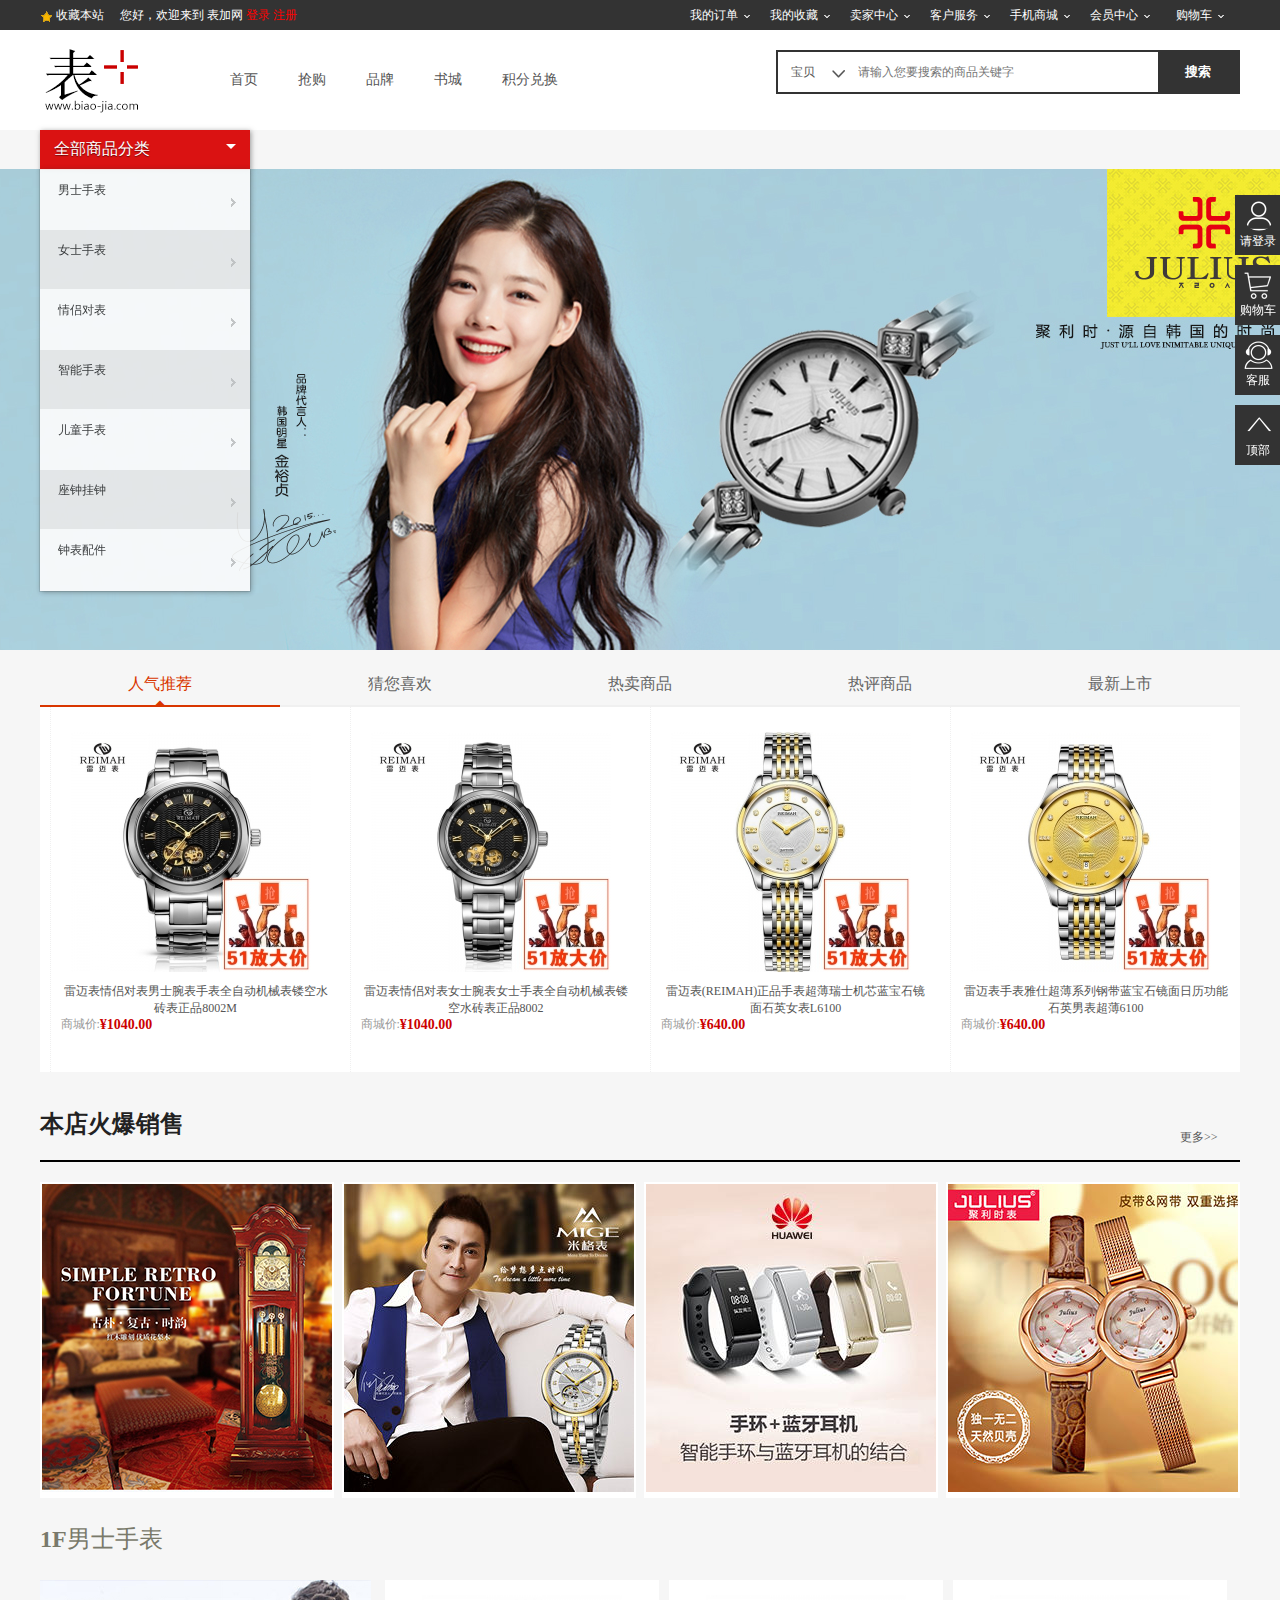
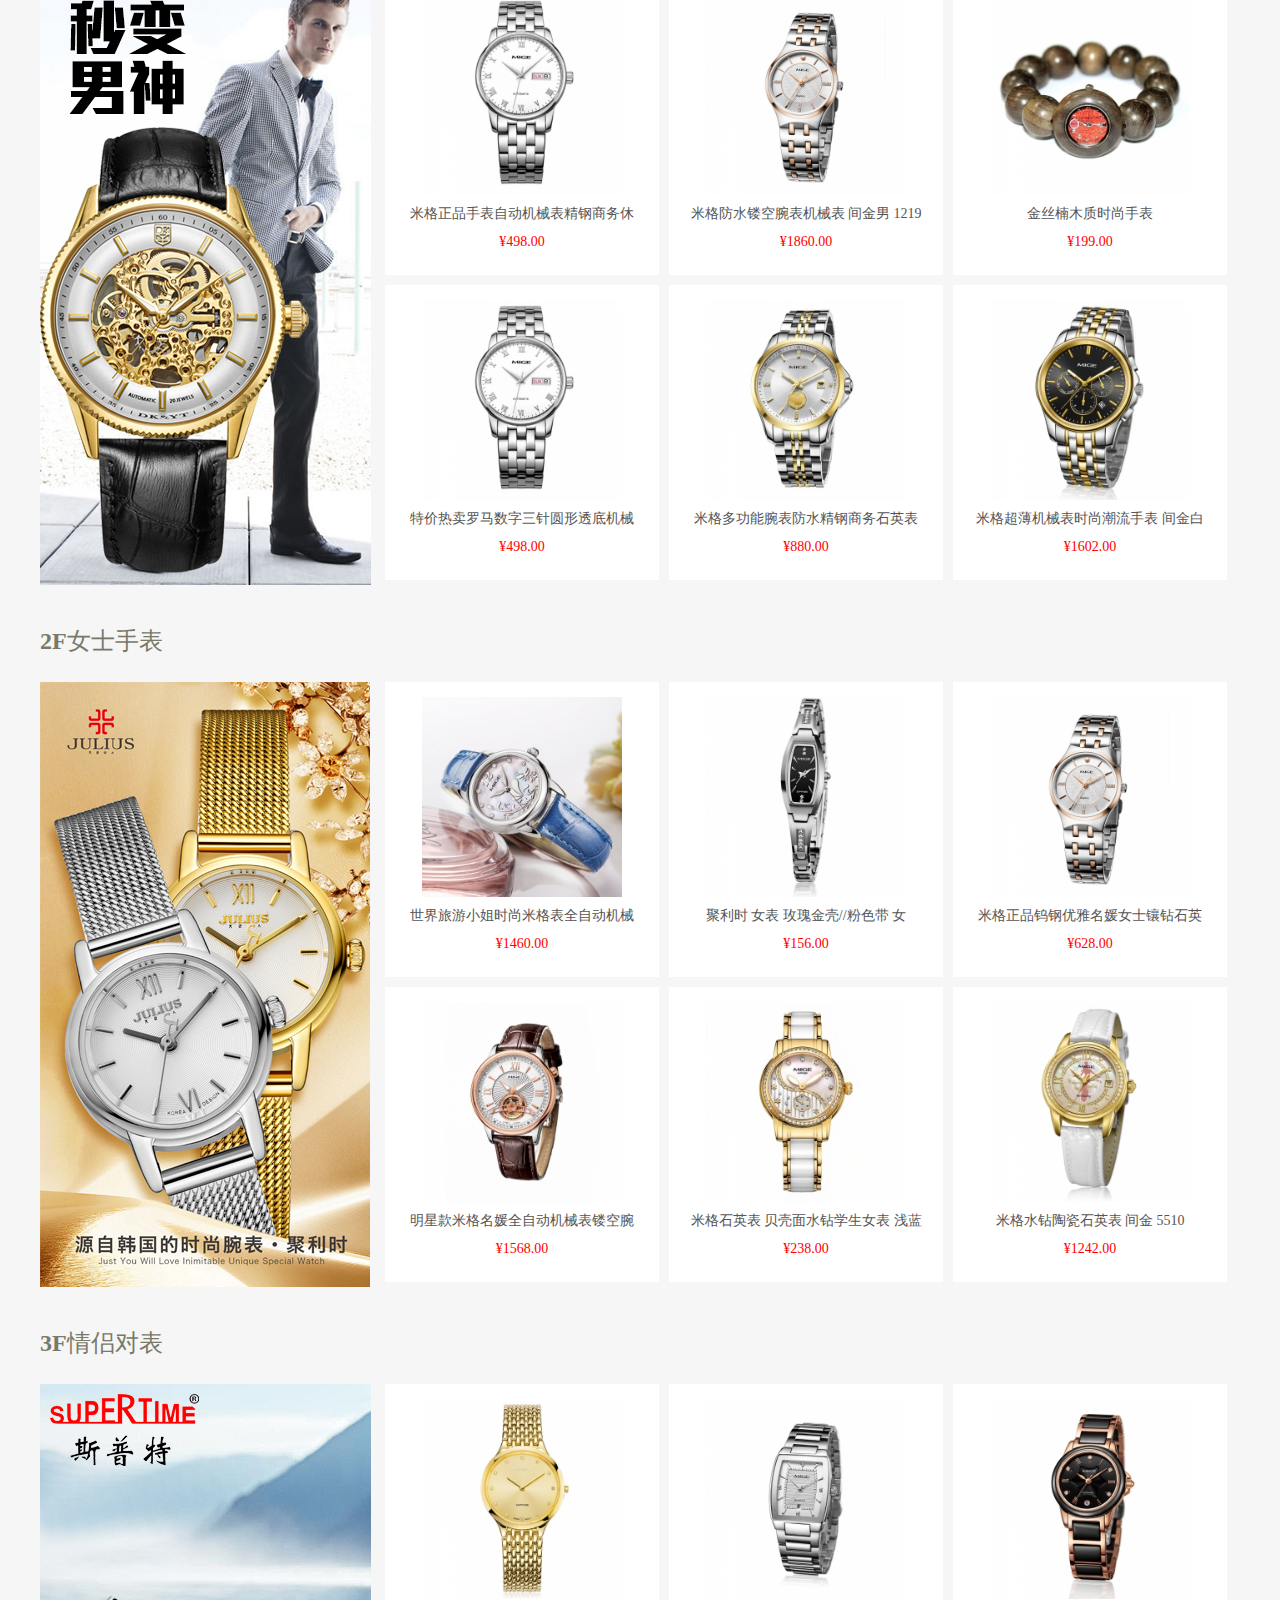
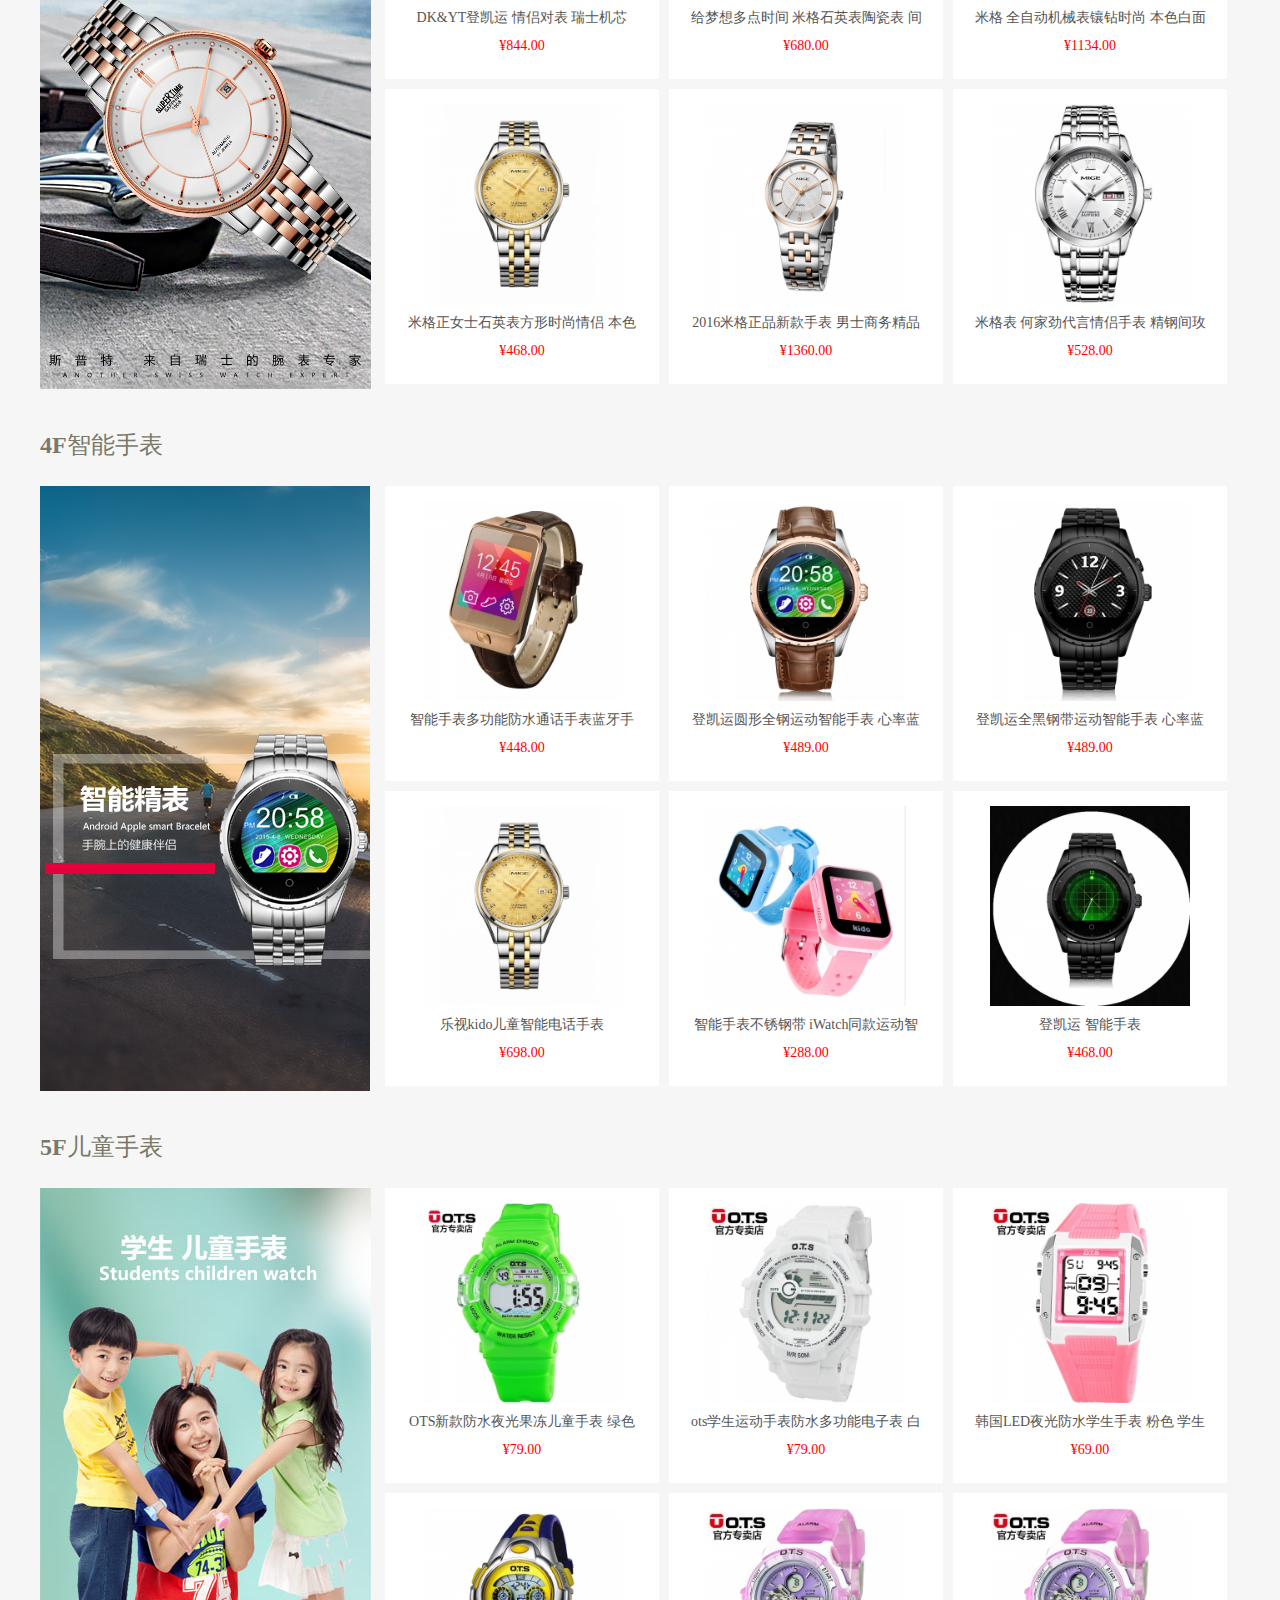
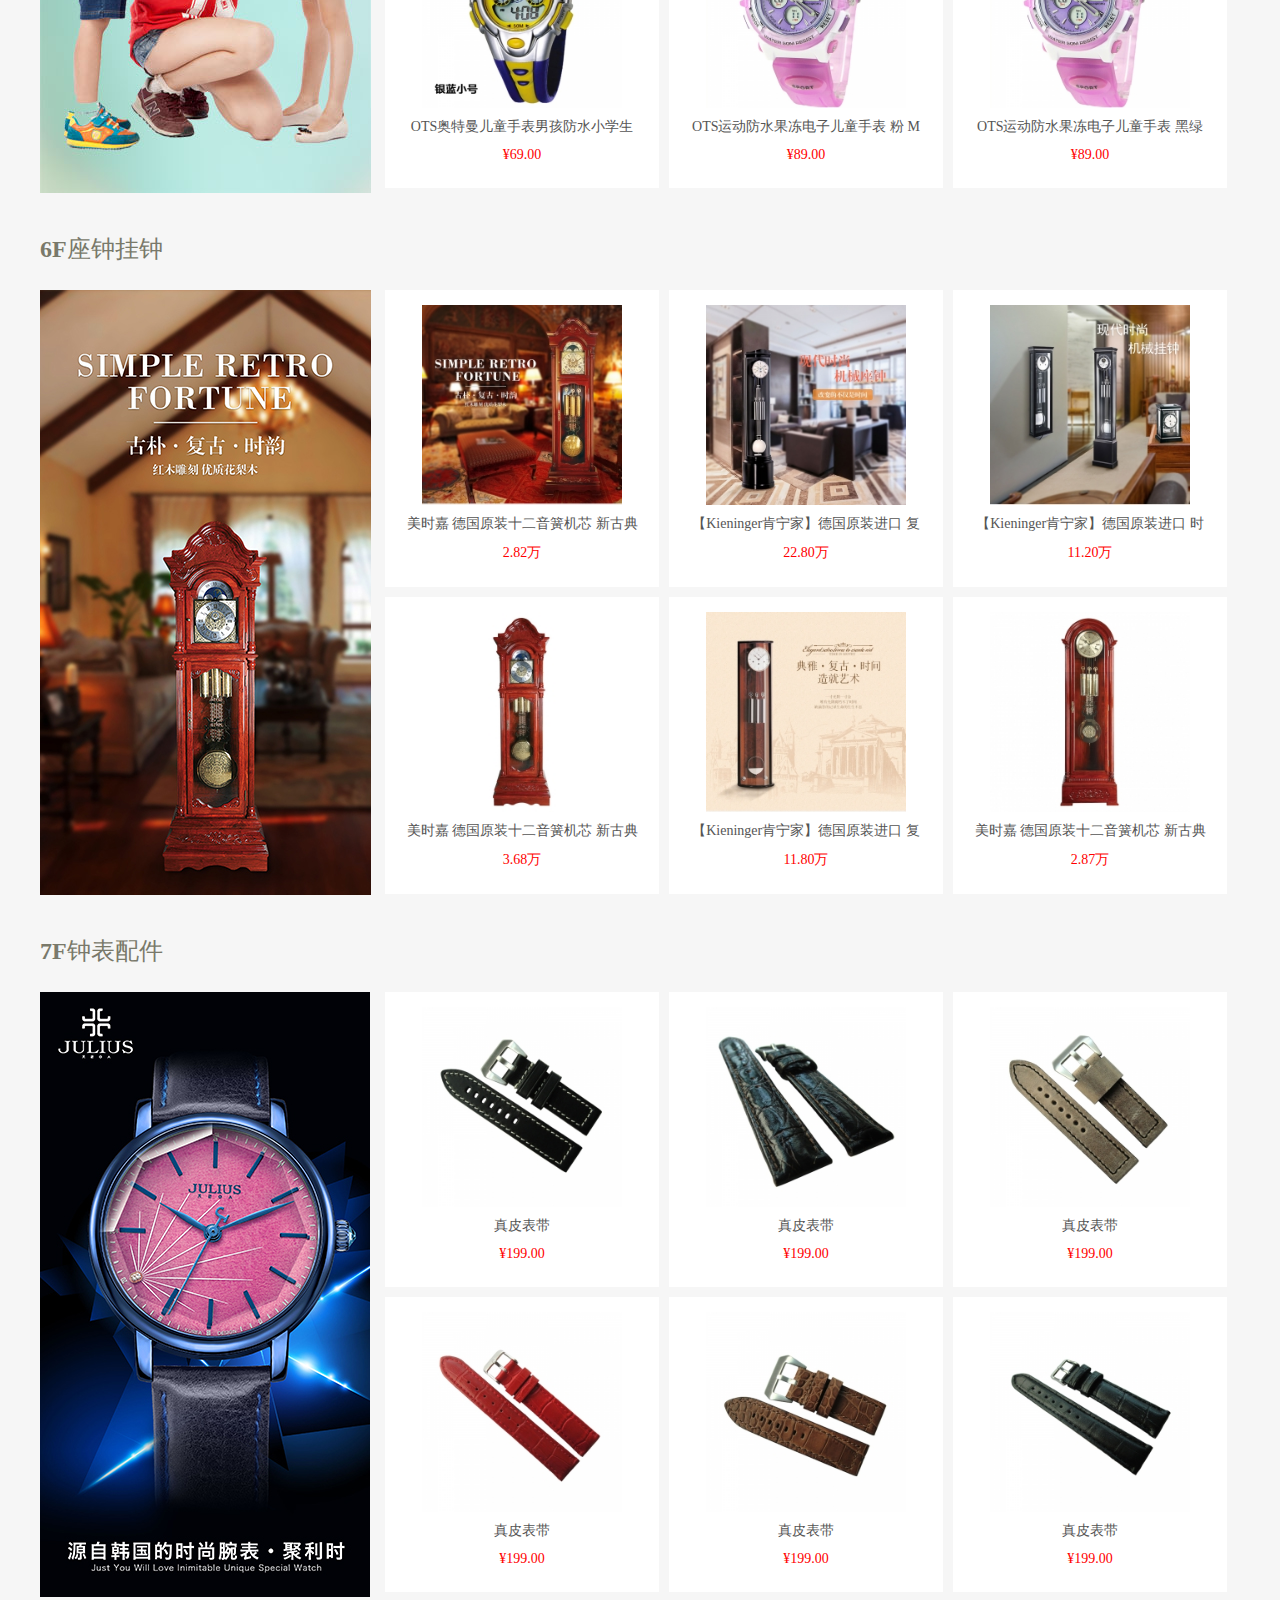
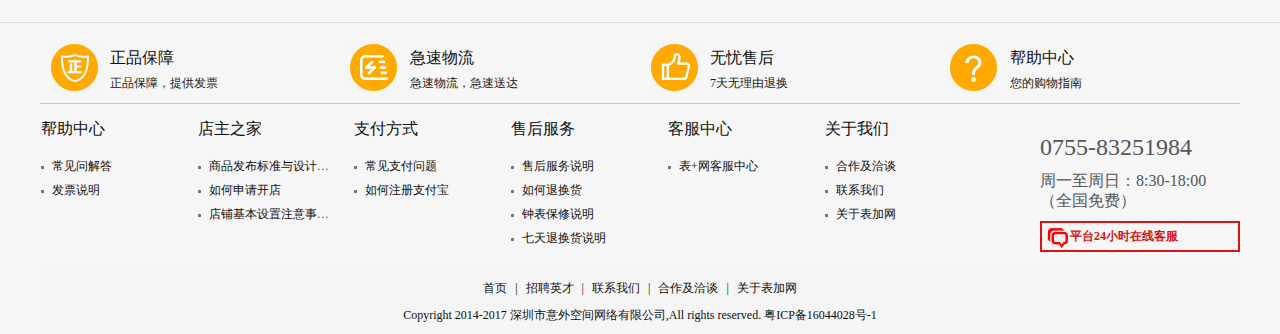
<file: biaoJia/index.html>
<!DOCTYPE html>
<html>

	<head>
		<meta charset="utf-8" />
		<title>表加网</title>
		<link rel="stylesheet" type="text/css" href="css/index.css" />
		<link rel="stylesheet" type="text/css" href="css/base.css" />
		<link rel="stylesheet" type="text/css" href="css/swiper.min.css" />
		<link rel="stylesheet" type="text/css" href="icon_font/iconfont.css" />
	</head>

	<body>
		<div class="wrapper">
			
			<div class="toolbar">
				<div class="please_login">
					<a href="#">
						<div class="avatar">
							<img src="img/default_user_portrait.gif"/>
						</div>
						<p>请登录</p>
					</a>
				</div>
				<ul class="tools">
					<li>
						<a href="#" class="side_cart">
							<img src="img/gwc555.png"/>
							<div>购物车</div>
						</a>
					</li>
					<li>
						<a href="#" class="customer_service">
							<img src="img/kefu555.png"/>
							<div>客服</div>
						</a>
					</li>
					<li>
						<a href="#" class="back_top">
							<img src="img/toubu555.png"/>
							<div>顶部</div>
						</a>
					</li>
				</ul>
			</div>
			
			
			<header>
				<div class="header_inner">
					<div class="favorite">
						<a href="#" class="favorite_a">
							<img class="spin" src="img/star.png" /> 收藏本站
						</a>
					</div>
					<div class="user_entry">
						您好，欢迎来到
						<a href="http://localhost/biajia/index.html" class="now">表加网</a>
						<a href="http://localhost/biajia/html/login.html" class="user_login">登录</a>
						<a href="http://localhost/biajia/html/register.html" class="user_register">注册</a>
					</div>
					<div class="quick_menu">
						<ul>
							<li class="user_order">
								<a href="#">我的订单</a><i></i>
								<ul>
									<li>
										<a href="#">待付款订单</a>
									</li>
									<li>
										<a href="#">待确认收货</a>
									</li>
									<li>
										<a href="#">待评价交易</a>
									</li>
								</ul>
							</li>
							<li class="user_favorite">
								<a href="#">我的收藏</a><i></i>
								<ul>
									<li>
										<a href="#">商品收藏</a>
									</li>
									<li>
										<a href="#">店铺收藏</a>
									</li>
								</ul>
							</li>
							<li class="user_center">
								<a href="#">卖家中心</a><i></i>
								<ul>
									<li>
										<a href="#">我的订单</a>
									</li>
									<li>
										<a href="#">商家入驻</a>
									</li>
								</ul>
							</li>
							<li class="user_service">
								<a href="#">客户服务</a><i></i>
								<ul>
									<li>
										<a href="#">帮助中心</a>
									</li>
									<li>
										<a href="#">售后服务</a>
									</li>
									<li>
										<a href="#">客服中心</a>
									</li>
								</ul>
							</li>
							<li class="mobi_shop">
								<a href="#">手机商城</a><i></i>
								<ul style="width:100px;height:100px"><img src="img/05137898492983214.png" style="width: 100%;height: 100%" /></ul>
							</li>
							<li class="vip_center">
								<a href="#">会员中心</a><i></i>
								<ul></ul>
							</li>
							<li class="cart">
								<a href="#">购物车</a><i></i>
								<ul></ul>
							</li>
						</ul>
					</div>
				</div>
			</header>

			<div class="wrapper_nav">
				<div class="nav">
					<h1 class="logo">
						<span>表加网</span>
					</h1>

					<ul class="nav_menu">
						<li>
							<a href="http://localhost/biajia/index.html">首页</a>
						</li>
						<li>
							<a href="#">抢购</a>
						</li>
						<li>
							<a href="#">品牌</a>
						</li>
						<li>
							<a href="#">书城</a>
						</li>
						<li>
							<a href="#">积分兑换</a>
						</li>
					</ul>

					<div class="search_wrapper">
						<div class="search_inner">
							<div class="cate">
								<div id="cate_inner">
									<p>宝贝</p>
									<ul class="cate_ul">
										<li>
											<a href="#">宝贝</a>
										</li>
										<li>
											<a href="#">店铺</a>
										</li>
										<li>
											<a href="#">品牌</a>
										</li>
									</ul>
								</div>
								<a href="#" class="cate_slide"></a>
							</div>
							<input type="text" id="keyword" placeholder="请输入您要搜索的商品关键字" />
							<input type="submit" value="搜索" id="btn" />
						</div>

					</div>

				</div>
			</div>

			<div class="wrapper_banner">

				<div class="banner_inner">

					<div class="swiper-container">
						<div class="swiper-wrapper">
							<div class="swiper-slide swiper-no-swiping"><img src="img/web-101-101-1.jpg" /></div>
							<div class="swiper-slide swiper-no-swiping"><img src="img/web-101-101-2.jpg" /></div>
							<div class="swiper-slide swiper-no-swiping"><img src="img/web-101-101-4.jpg" /></div>
						</div>
					</div>

				</div>
			</div>
			
			<div class="category_layout">
				<div class="category_wrapper">
					<div class="category_title">
						<div class="inner_title">
							<a href="#">全部商品分类</a>
							<i class="arrow"></i>
						</div>
					</div>
					<div class="category_content">
						<ul class="category_menu">
							<li>
								<div class="things">
									<h4><a href="#">男士手表</a></h4>
									<span class="up_clear"></span>
									<span class="arrow_2"></span>
								</div>
								<div class="subcategory">
									<div class="sub_left">
										<dl class="cate_brick">
											<dt><h3><a href="#">商务表</a></h3></dt>
											<dd></dd>
										</dl>
										<dl class="cate_brick">
											<dt><h3><a href="#">时尚表</a></h3></dt>
											<dd></dd>
										</dl>
										<dl class="cate_brick">
											<dt><h3><a href="#">复古表</a></h3></dt>
											<dd></dd>
										</dl>
										<dl class="cate_brick">
											<dt><h3><a href="#">智能手表</a></h3></dt>
											<dd></dd>
										</dl>
										<dl class="cate_brick">
											<dt><h3><a href="#">运动手表</a></h3></dt>
											<dd></dd>
										</dl>
									</div>
									<div class="sub_right">
										<ul>
											<li><a href="#"><img src="img/05197302737863183.jpg"/></a></li>
											<li><a href="#"><img src="img/05198150944765361.jpg"/></a></li>
											<li><a href="#"><img src="img/05198245731587177.jpg"/></a></li>
											<li><a href="#"><img src="img/05194927991842208.jpg"/></a></li>
											<li><a href="#"><img src="img/05194928807867575.jpg"/></a></li>
										</ul>
									</div>
								</div>
							</li>
							<li id="dark">
								<div class="things" >
									<h4><a href="#">女士手表</a></h4>
									<span class="up_clear"></span>
									<span class="arrow_2"></span>
								</div>
								<div class="subcategory" style="top:-60px">
									<div class="sub_left">
										<dl class="cate_brick">
											<dt><h3><a href="#">商务手表</a></h3></dt>
											<dd></dd>
										</dl>
										<dl class="cate_brick">
											<dt><h3><a href="#">时尚手表</a></h3></dt>
											<dd></dd>
										</dl>
										<dl class="cate_brick">
											<dt><h3><a href="#">复古手表</a></h3></dt>
											<dd></dd>
										</dl>
										<dl class="cate_brick">
											<dt><h3><a href="#">运动手表</a></h3></dt>
											<dd></dd>
										</dl>
										<dl class="cate_brick">
											<dt><h3><a href="#">智能手表</a></h3></dt>
											<dd></dd>
										</dl>
										<dl class="cate_brick">
											<dt><h3><a href="#">珐琅手表</a></h3></dt>
											<dd></dd>
										</dl>
									</div>
									<div class="sub_right">
										<ul>
											<li><a href="#"><img src="img/05197303217168565.jpg"/></a></li>
											<li><a href="#"><img src="img/05197366973505829.jpg"/></a></li>
											<li><a href="#"><img src="img/05198155190253531.jpg"/></a></li>
											<li><a href="#"><img src="img/05198157412614057.jpg"/></a></li>
											<li><a href="#"><img src="img/05197366973505829.jpg"/></a></li>
										</ul>
									</div>
								</div>
							</li>
							<li>
								<div class="things">
									<h4><a href="#">情侣对表</a></h4>
									<span class="up_clear"></span>
									<span class="arrow_2"></span>
								</div>
								<div class="subcategory" style="top:-120px">
									<div class="sub_left">
										<dl class="cate_brick">
											<dt><h3><a href="#">古尊</a></h3></dt>
											<dd></dd>
										</dl>
										<dl class="cate_brick">
											<dt><h3><a href="#">雷迈</a></h3></dt>
											<dd></dd>
										</dl>
									</div>
									<div class="sub_right">
										<ul>
											<li><a href="#"><img src="img/05197367646711524.jpg"/></a></li>
											<li><a href="#"><img src="img/05198158777740575.jpg"/></a></li>
											<li><a href="#"><img src="img/05198160267637241.jpg"/></a></li>
											<li><a href="#"><img src="img/05198161090065352.jpg"/></a></li>
											<li><a href="#"><img src="img/05198164349797954.jpg"/></a></li>
										</ul>
									</div>
								</div>
							</li>
							<li id="dark">
								<div class="things" >
									<h4><a href="#">智能手表</a></h4>
									<span class="up_clear"></span>
									<span class="arrow_2"></span>
								</div>
								<div class="subcategory" style="top:-180px">
									<div class="sub_left">
										<dl class="cate_brick">
											<dt><h3><a href="#">登凯运</a></h3></dt>
											<dd></dd>
										</dl>
										<dl class="cate_brick">
											<dt><h3><a href="#">糖猫</a></h3></dt>
											<dd></dd>
										</dl>
										<dl class="cate_brick">
											<dt><h3><a href="#">乐视</a></h3></dt>
											<dd></dd>
										</dl>
										<dl class="cate_brick">
											<dt><h3><a href="#">华为</a></h3></dt>
											<dd></dd>
										</dl>
										<dl class="cate_brick">
											<dt><h3><a href="#">三星</a></h3></dt>
											<dd></dd>
										</dl>
										<dl class="cate_brick">
											<dt><h3><a href="#">宜准 EZON</a></h3></dt>
											<dd></dd>
										</dl>
										<dl class="cate_brick">
											<dt><h3><a href="#">UECOO</a></h3></dt>
											<dd></dd>
										</dl>
										<dl class="cate_brick">
											<dt><h3><a href="#">hardway</a></h3></dt>
											<dd></dd>
										</dl>
										<dl class="cate_brick">
											<dt><h3><a href="#">啦唔酷</a></h3></dt>
											<dd></dd>
										</dl>
									</div>
									<div class="sub_right">
										<ul>
											<li><a href="#"><img src="img/05198243255529228.jpg"/></a></li>
											<li><a href="#"><img src="img/05198244222571600.jpg"/></a></li>
											<li><a href="#"><img src="img/05198245471716894.jpg"/></a></li>
											<li><a href="#"><img src="img/05198157412614057.jpg"/></a></li>
											<li><a href="#"><img src="img/05198326504885626.jpg"/></a></li>
										</ul>
									</div>
								</div>
							</li>
							<li>
								<div class="things">
									<h4><a href="#">儿童手表</a></h4>
									<span class="up_clear"></span>
									<span class="arrow_2"></span>
								</div>
								<div class="subcategory" style="top:-240px">
									<div class="sub_left">
										<dl class="cate_brick">
											<dt><h3><a href="#">花样年华</a></h3></dt>
											<dd></dd>
										</dl>
										<dl class="cate_brick">
											<dt><h3><a href="#">大嘴猴</a></h3></dt>
											<dd></dd>
										</dl>
										<dl class="cate_brick">
											<dt><h3><a href="#">O.T.S</a></h3></dt>
											<dd></dd>
										</dl>
										<dl class="cate_brick">
											<dt><h3><a href="#">乐视</a></h3></dt>
											<dd></dd>
										</dl>
										<dl class="cate_brick">
											<dt><h3><a href="#">糖猫</a></h3></dt>
											<dd></dd>
										</dl>
										<dl class="cate_brick">
											<dt><h3><a href="#">缤果 Benko</a></h3></dt>
											<dd></dd>
										</dl>
										<dl class="cate_brick">
											<dt><h3><a href="#">喜羊羊儿</a></h3></dt>
											<dd></dd>
										</dl>
										<dl class="cate_brick">
											<dt><h3><a href="#">迪士尼</a></h3></dt>
											<dd></dd>
										</dl>
										<dl class="cate_brick">
											<dt><h3><a href="#">淘气宝贝</a></h3></dt>
											<dd></dd>
										</dl>
										<dl class="cate_brick">
											<dt><h3><a href="#">浪温少女</a></h3></dt>
											<dd></dd>
										</dl>
									</div>
									<div class="sub_right">
										<ul>
											<li><a href="#"><img src="img/05198336798003749.jpg"/></a></li>
											<li><a href="#"><img src="img/05198337448734121.jpg"/></a></li>
											<li><a href="#"><img src="img/05198338191365655.jpg"/></a></li>
											<li><a href="#"><img src="img/05198339265070588.jpg"/></a></li>
											<li><a href="#"><img src="img/05198329513863980.jpg"/></a></li>
										</ul>
									</div>
								</div>
							</li>
							<li id="dark">
								<div class="things" >
									<h4><a href="#">座钟挂钟</a></h4>
									<span class="up_clear"></span>
									<span class="arrow_2"></span>
								</div>
								<div class="subcategory" style="top:-300px">
									<div class="sub_left">
										<dl class="cate_brick">
											<dt><h3><a href="#">肯宁家</a></h3></dt>
											<dd></dd>
										</dl>
										<dl class="cate_brick">
											<dt><h3><a href="#">美时嘉</a></h3></dt>
											<dd></dd>
										</dl>
										<dl class="cate_brick">
											<dt><h3><a href="#">北极星</a></h3></dt>
											<dd></dd>
										</dl>
										<dl class="cate_brick">
											<dt><h3><a href="#">赫姆勒</a></h3></dt>
											<dd></dd>
										</dl>
										<dl class="cate_brick">
											<dt><h3><a href="#">丽声</a></h3></dt>
											<dd></dd>
										</dl>
									</div>
									<div class="sub_right">
										<ul>
											<li><a href="#"><img src="img/05197366973505829.jpg"/></a></li>
											<li><a href="#"><img src="img/05198332683605644.jpg"/></a></li>
											<li><a href="#"><img src="img/05198242514364326.jpg"/></a></li>
											<li><a href="#"><img src="img/05198333739494731.jpg"/></a></li>
											<li><a href="#"><img src="img/05198335762953071.jpg"/></a></li>
										</ul>
									</div>
								</div>
							</li>
							<li>
								<div class="things">
									<h4><a href="#">钟表配件</a></h4>
									<span class="up_clear"></span>
									<span class="arrow_2"></span>
								</div>
								<div class="subcategory" style="top:-360px">
									<div class="sub_left">
										<dl class="cate_brick">
											<dt><h3><a href="#">表带</a></h3></dt>
											<dd></dd>
										</dl>
									</div>
									<div class="sub_right">
										<ul>
											<li><a href="#"><img src="img/05198245731587177.jpg"/></a></li>
											<li><a href="#"><img src="img/05194927991842208.jpg"/></a></li>
											<li><a href="#"><img src="img/05198330954586366.jpg"/></a></li>
											<li><a href="#"><img src="img/05198330203534963.jpg"/></a></li>
											<li><a href="#"><img src="img/05198333401741626.jpg"/></a></li>
										</ul>
									</div>
								</div>
							</li>
						</ul>
					</div>
					
				</div>
				
				
			</div>
			
			

			<div class="wrapper_sale">
				<div class="sale_inner">
					<ul class="sale_nav">
						<li class="selected" id="recomm">
							<h3>人气推荐</h3><i class="iconfont icon-arrow-up"></i></li>
						<li id="like">
							<h3>猜您喜欢</h3><i class="iconfont icon-arrow-up"></i></li>
						<li id="hotsale">
							<h3>热卖商品</h3><i class="iconfont icon-arrow-up"></i></li>
						<li id="hotsale">
							<h3>热评商品</h3><i class="iconfont icon-arrow-up"></i></li>
						<li id="recomm">
							<h3>最新上市</h3><i class="iconfont icon-arrow-up"></i></li>
					</ul>
					<div class="sale_panel">
						<ul>
							<!-- <li>
								<dl>
									<dt class="goods_img"><a href="#"><img src="img/22_05463453024382522_240.jpg"/></a></dt>
									<dd class="goods_name">
										<a href="#">雷迈表情侣对表男士腕表手表全自动机械表镂空水砖表正品8002M</a>
									</dd>
									<dd class="goods_price">商城价:<em>￥1040.00</em></dd>
								</dl>
							</li> -->
						</ul>
					</div>
				</div>
			</div>

			<div class="wrapper_ad">
				<div class="ad_banner">
					本店火爆销售<span><a href="#">更多>></a></span>
				</div>
				<div class="ad_inner">
					<div class="ad_item">
						<a href="#"><img src="img/20160616142602_87983.jpg" /></a>
					</div>
					<div class="ad_item">
						<a href="#"><img src="img/20160616170601_70570.jpg" /></a>
					</div>
					<div class="ad_item">
						<a href="#"><img src="img/20160930161004_18077.jpg" /></a>
					</div>
					<div class="ad_item" id="clear">
						<a href="#"><img src="img/20161012142359_92147.jpg" /></a>
					</div>
				</div>

			</div>

			<!--<div class="floor_1f">
				<div class="floor_title">
					<h1><b>1F</b>男士手表</h1>
				</div>
				<div class="floor_box">
					<div class="box_left"><a href="#"><img src="img/web-1-13.jpg"/></a></div>
					<div class="box_right">
						<ul>
							<li><a href="#">
									<div class="item_pic"><img src="img/40_05194931936046741_240.jpg"/></div>
									<div class="item_intro">
										<div class="item_name">米格正品手表自动机械表精钢商务休闲腕表防水50m透底 本色白面男 88004G</div>
										<div class="item_price">¥498.00</div>
									</div>
							</a></li>
						</ul>
					</div>
				</div>
				
			</div>-->

			<footer>
				<div class="faq">
					<ul>
						<li>
							<div class="faq_icon">
								<a href="#"><img src="img/05042043953445942.png" /></a>
							</div>
							<dl>
								<dt>正品保障</dt>
								<dd>正品保障，提供发票</dd>
							</dl>
						</li>
						<li>
							<div class="faq_icon">
								<a href="#"><img src="img/05042043253320320.png" /></a>
							</div>
							<dl>
								<dt>急速物流</dt>
								<dd>急速物流，急速送达</dd>
							</dl>
						</li>
						<li>
							<div class="faq_icon">
								<a href="#"><img src="img/05042042749546439.png" /></a>
							</div>
							<dl>
								<dt>无忧售后</dt>
								<dd>7天无理由退换</dd>
							</dl>
						</li>
						<li>
							<div class="faq_icon">
								<a href="#"><img src="img/05042042354674281.png" /></a>
							</div>
							<dl>
								<dt>帮助中心</dt>
								<dd>您的购物指南</dd>
							</dl>
						</li>
					</ul>
				</div>
				<div class="foot_bottom">
					<div class="details">
						<ul>
							<li>
								<dl class="s1">
									<dt>帮助中心      </dt>
									<dd><i></i>
										<a href="#" title="常见问解答"> 常见问解答 </a>
									</dd>
									<dd><i></i>
										<a href="#" title="发票说明"> 发票说明 </a>
									</dd>
								</dl>
							</li>
							<li>
								<dl class="s2">
									<dt>店主之家      </dt>
									<dd><i></i>
										<a href="#" title="商品发布标准与设计规范"> 商品发布标准与设计规范 </a>
									</dd>
									<dd><i></i>
										<a href="#" title="如何申请开店"> 如何申请开店 </a>
									</dd>
									<dd><i></i>
										<a href="#" title="店铺基本设置注意事项？"> 店铺基本设置注意事项？ </a>
									</dd>
								</dl>
							</li>
							<li>
								<dl class="s3">
									<dt>支付方式      </dt>
									<dd><i></i>
										<a href="#" title="常见支付问题"> 常见支付问题 </a>
									</dd>
									<dd><i></i>
										<a href="#" title="如何注册支付宝"> 如何注册支付宝 </a>
									</dd>
								</dl>
							</li>
							<li>
								<dl class="s4">
									<dt>售后服务      </dt>
									<dd><i></i>
										<a href="#" title="售后服务说明"> 售后服务说明 </a>
									</dd>
									<dd><i></i>
										<a href="#" title="如何退换货"> 如何退换货 </a>
									</dd>
									<dd><i></i>
										<a href="#" title="钟表保修说明"> 钟表保修说明 </a>
									</dd>
									<dd><i></i>
										<a href="#" title="七天退换货说明"> 七天退换货说明 </a>
									</dd>
								</dl>
							</li>
							<li>
								<dl class="s5">
									<dt>客服中心      </dt>
									<dd><i></i>
										<a href="#" title="表+网客服中心"> 表+网客服中心 </a>
									</dd>
								</dl>
							</li>
							<li>
								<dl class="s6">
									<dt>关于我们      </dt>
									<dd><i></i>
										<a href="#" title="合作及洽谈"> 合作及洽谈 </a>
									</dd>
									<dd><i></i>
										<a href="#" title="联系我们"> 联系我们 </a>
									</dd>
									<dd><i></i>
										<a href="#" title="关于表加网"> 关于表加网 </a>
									</dd>
								</dl>
							</li>
						</ul>
						<div class="foot-contact">
							<h1>0755-83251984</h1>
							<p>周一至周日：8:30-18:00<br />（全国免费）</p>
							<h2><i class="foot-kf"></i>平台24小时在线客服</h2>
						</div>
					</div>
				</div>	
			</footer>
			<div id="footer">
					<p>
						<a href="#">首页</a>
						|
						<a href="#">招聘英才</a>
						|
						<a href="#">联系我们</a>
						|
						<a href="#">合作及洽谈</a>
						|
						<a target="_blank" href="#">关于表加网</a>
					</p>
					Copyright 2014-2017 深圳市意外空间网络有限公司,All rights reserved.
					<a href="#" target="_blank">
						<a href='#' target='_blank'>粤ICP备16044028号-1</a>
					</a>
			</div>
		</div>

		<script src="js/jquery-1.11.3.js" type="text/javascript" charset="utf-8"></script>
		<script src="js/swiper.min.js" type="text/javascript" charset="utf-8"></script>
		<script src="js/header.js"></script>
		<script src="js/toolbar.js" type="text/javascript" charset="utf-8"></script>
		<script src="js/banner.js" type="text/javascript" charset="utf-8"></script>
		<script src="js/category.js" type="text/javascript" charset="utf-8"></script>
		<script src="js/sale.js" type="text/javascript" charset="utf-8"></script>
		<script src="js/floor.js" type="text/javascript" charset="utf-8"></script>
	</body>

</html>
</file>
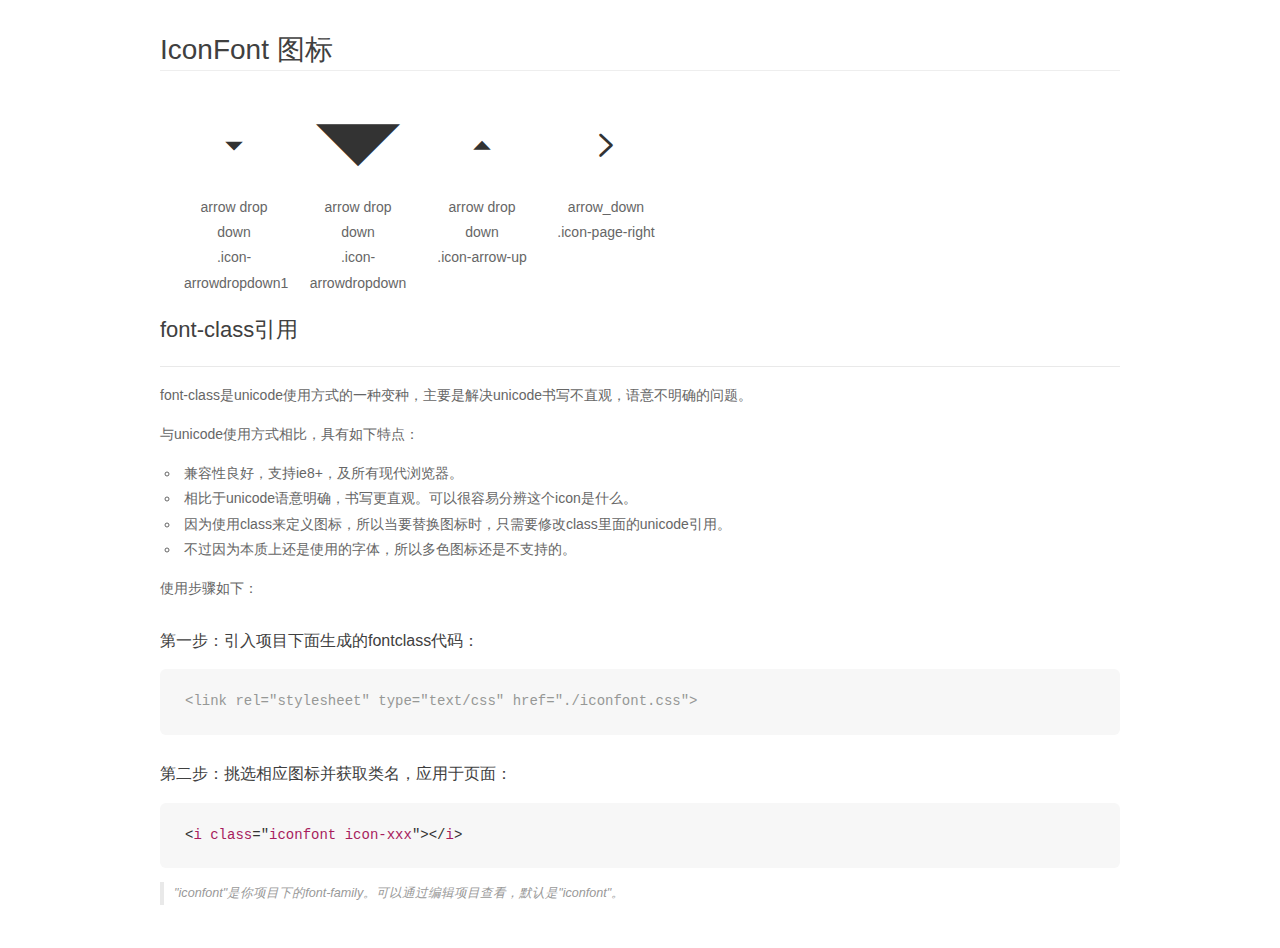
<file: biaoJia/icon_font/demo_fontclass.html>
<!DOCTYPE html>
<html>
<head>
    <meta charset="utf-8"/>
    <title>IconFont</title>
    <link rel="stylesheet" href="demo.css">
    <link rel="stylesheet" href="iconfont.css">
</head>
<body>
    <div class="main markdown">
        <h1>IconFont 图标</h1>
        <ul class="icon_lists clear">
            
                <li>
                <i class="icon iconfont icon-arrowdropdown1"></i>
                    <div class="name">arrow drop down</div>
                    <div class="fontclass">.icon-arrowdropdown1</div>
                </li>
            
                <li>
                <i class="icon iconfont icon-arrowdropdown"></i>
                    <div class="name">arrow drop down</div>
                    <div class="fontclass">.icon-arrowdropdown</div>
                </li>
            
                <li>
                <i class="icon iconfont icon-arrow-up"></i>
                    <div class="name">arrow drop down</div>
                    <div class="fontclass">.icon-arrow-up</div>
                </li>
            
                <li>
                <i class="icon iconfont icon-page-right"></i>
                    <div class="name">arrow_down</div>
                    <div class="fontclass">.icon-page-right</div>
                </li>
            
        </ul>

        <h2 id="font-class-">font-class引用</h2>
        <hr>

        <p>font-class是unicode使用方式的一种变种，主要是解决unicode书写不直观，语意不明确的问题。</p>
        <p>与unicode使用方式相比，具有如下特点：</p>
        <ul>
        <li>兼容性良好，支持ie8+，及所有现代浏览器。</li>
        <li>相比于unicode语意明确，书写更直观。可以很容易分辨这个icon是什么。</li>
        <li>因为使用class来定义图标，所以当要替换图标时，只需要修改class里面的unicode引用。</li>
        <li>不过因为本质上还是使用的字体，所以多色图标还是不支持的。</li>
        </ul>
        <p>使用步骤如下：</p>
        <h3 id="-fontclass-">第一步：引入项目下面生成的fontclass代码：</h3>


        <pre><code class="lang-js hljs javascript"><span class="hljs-comment">&lt;link rel="stylesheet" type="text/css" href="./iconfont.css"&gt;</span></code></pre>
        <h3 id="-">第二步：挑选相应图标并获取类名，应用于页面：</h3>
        <pre><code class="lang-css hljs">&lt;<span class="hljs-selector-tag">i</span> <span class="hljs-selector-tag">class</span>="<span class="hljs-selector-tag">iconfont</span> <span class="hljs-selector-tag">icon-xxx</span>"&gt;&lt;/<span class="hljs-selector-tag">i</span>&gt;</code></pre>
        <blockquote>
        <p>"iconfont"是你项目下的font-family。可以通过编辑项目查看，默认是"iconfont"。</p>
        </blockquote>
    </div>
</body>
</html>
</file>
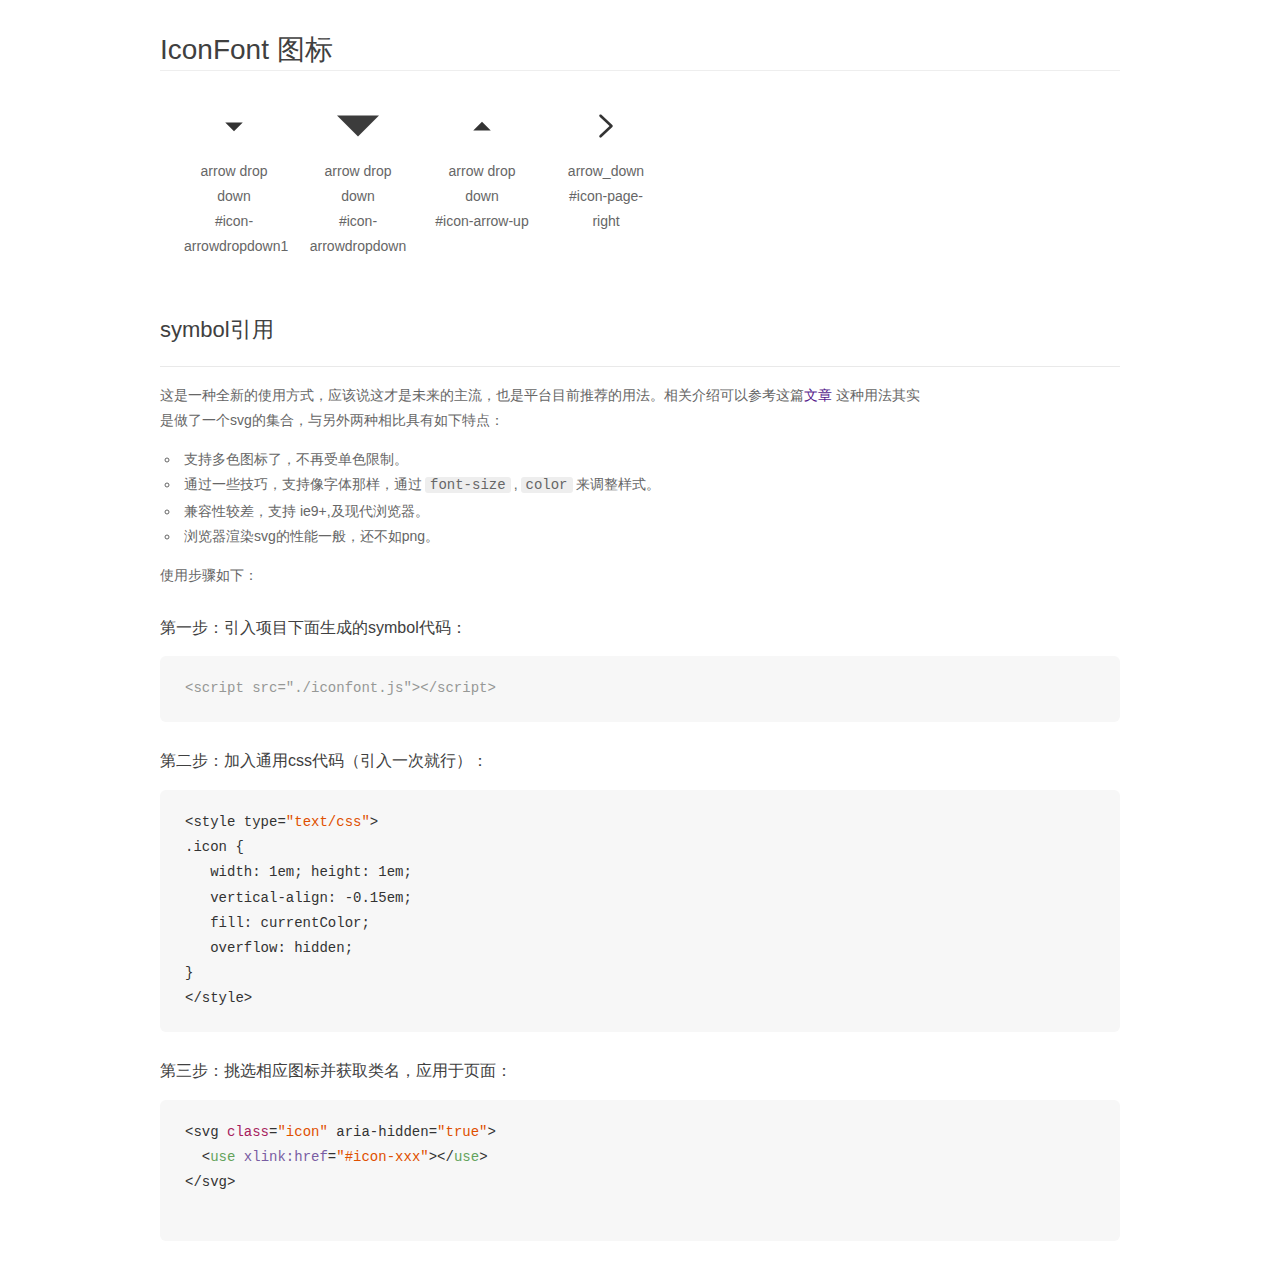
<file: biaoJia/icon_font/demo_symbol.html>
<!DOCTYPE html>
<html>
<head>
    <meta charset="utf-8"/>
    <title>IconFont</title>
    <link rel="stylesheet" href="demo.css">
    <script src="iconfont.js"></script>

    <style type="text/css">
        .icon {
          /* 通过设置 font-size 来改变图标大小 */
          width: 1em; height: 1em;
          /* 图标和文字相邻时，垂直对齐 */
          vertical-align: -0.15em;
          /* 通过设置 color 来改变 SVG 的颜色/fill */
          fill: currentColor;
          /* path 和 stroke 溢出 viewBox 部分在 IE 下会显示
             normalize.css 中也包含这行 */
          overflow: hidden;
        }

    </style>
</head>
<body>
    <div class="main markdown">
        <h1>IconFont 图标</h1>
        <ul class="icon_lists clear">
            
                <li>
                    <svg class="icon" aria-hidden="true">
                        <use xlink:href="#icon-arrowdropdown1"></use>
                    </svg>
                    <div class="name">arrow drop down</div>
                    <div class="fontclass">#icon-arrowdropdown1</div>
                </li>
            
                <li>
                    <svg class="icon" aria-hidden="true">
                        <use xlink:href="#icon-arrowdropdown"></use>
                    </svg>
                    <div class="name">arrow drop down</div>
                    <div class="fontclass">#icon-arrowdropdown</div>
                </li>
            
                <li>
                    <svg class="icon" aria-hidden="true">
                        <use xlink:href="#icon-arrow-up"></use>
                    </svg>
                    <div class="name">arrow drop down</div>
                    <div class="fontclass">#icon-arrow-up</div>
                </li>
            
                <li>
                    <svg class="icon" aria-hidden="true">
                        <use xlink:href="#icon-page-right"></use>
                    </svg>
                    <div class="name">arrow_down</div>
                    <div class="fontclass">#icon-page-right</div>
                </li>
            
        </ul>


        <h2 id="symbol-">symbol引用</h2>
        <hr>

        <p>这是一种全新的使用方式，应该说这才是未来的主流，也是平台目前推荐的用法。相关介绍可以参考这篇<a href="">文章</a>
        这种用法其实是做了一个svg的集合，与另外两种相比具有如下特点：</p>
        <ul>
          <li>支持多色图标了，不再受单色限制。</li>
          <li>通过一些技巧，支持像字体那样，通过<code>font-size</code>,<code>color</code>来调整样式。</li>
          <li>兼容性较差，支持 ie9+,及现代浏览器。</li>
          <li>浏览器渲染svg的性能一般，还不如png。</li>
        </ul>
        <p>使用步骤如下：</p>
        <h3 id="-symbol-">第一步：引入项目下面生成的symbol代码：</h3>
        <pre><code class="lang-js hljs javascript"><span class="hljs-comment">&lt;script src="./iconfont.js"&gt;&lt;/script&gt;</span></code></pre>
        <h3 id="-css-">第二步：加入通用css代码（引入一次就行）：</h3>
        <pre><code class="lang-js hljs javascript">&lt;style type=<span class="hljs-string">"text/css"</span>&gt;
.icon {
   width: <span class="hljs-number">1</span>em; height: <span class="hljs-number">1</span>em;
   vertical-align: <span class="hljs-number">-0.15</span>em;
   fill: currentColor;
   overflow: hidden;
}
&lt;<span class="hljs-regexp">/style&gt;</span></code></pre>
        <h3 id="-">第三步：挑选相应图标并获取类名，应用于页面：</h3>
        <pre><code class="lang-js hljs javascript">&lt;svg <span class="hljs-class"><span class="hljs-keyword">class</span></span>=<span class="hljs-string">"icon"</span> aria-hidden=<span class="hljs-string">"true"</span>&gt;<span class="xml"><span class="hljs-tag">
  &lt;<span class="hljs-name">use</span> <span class="hljs-attr">xlink:href</span>=<span class="hljs-string">"#icon-xxx"</span>&gt;</span><span class="hljs-tag">&lt;/<span class="hljs-name">use</span>&gt;</span>
</span>&lt;<span class="hljs-regexp">/svg&gt;
        </span></code></pre>
    </div>
</body>
</html>
</file>
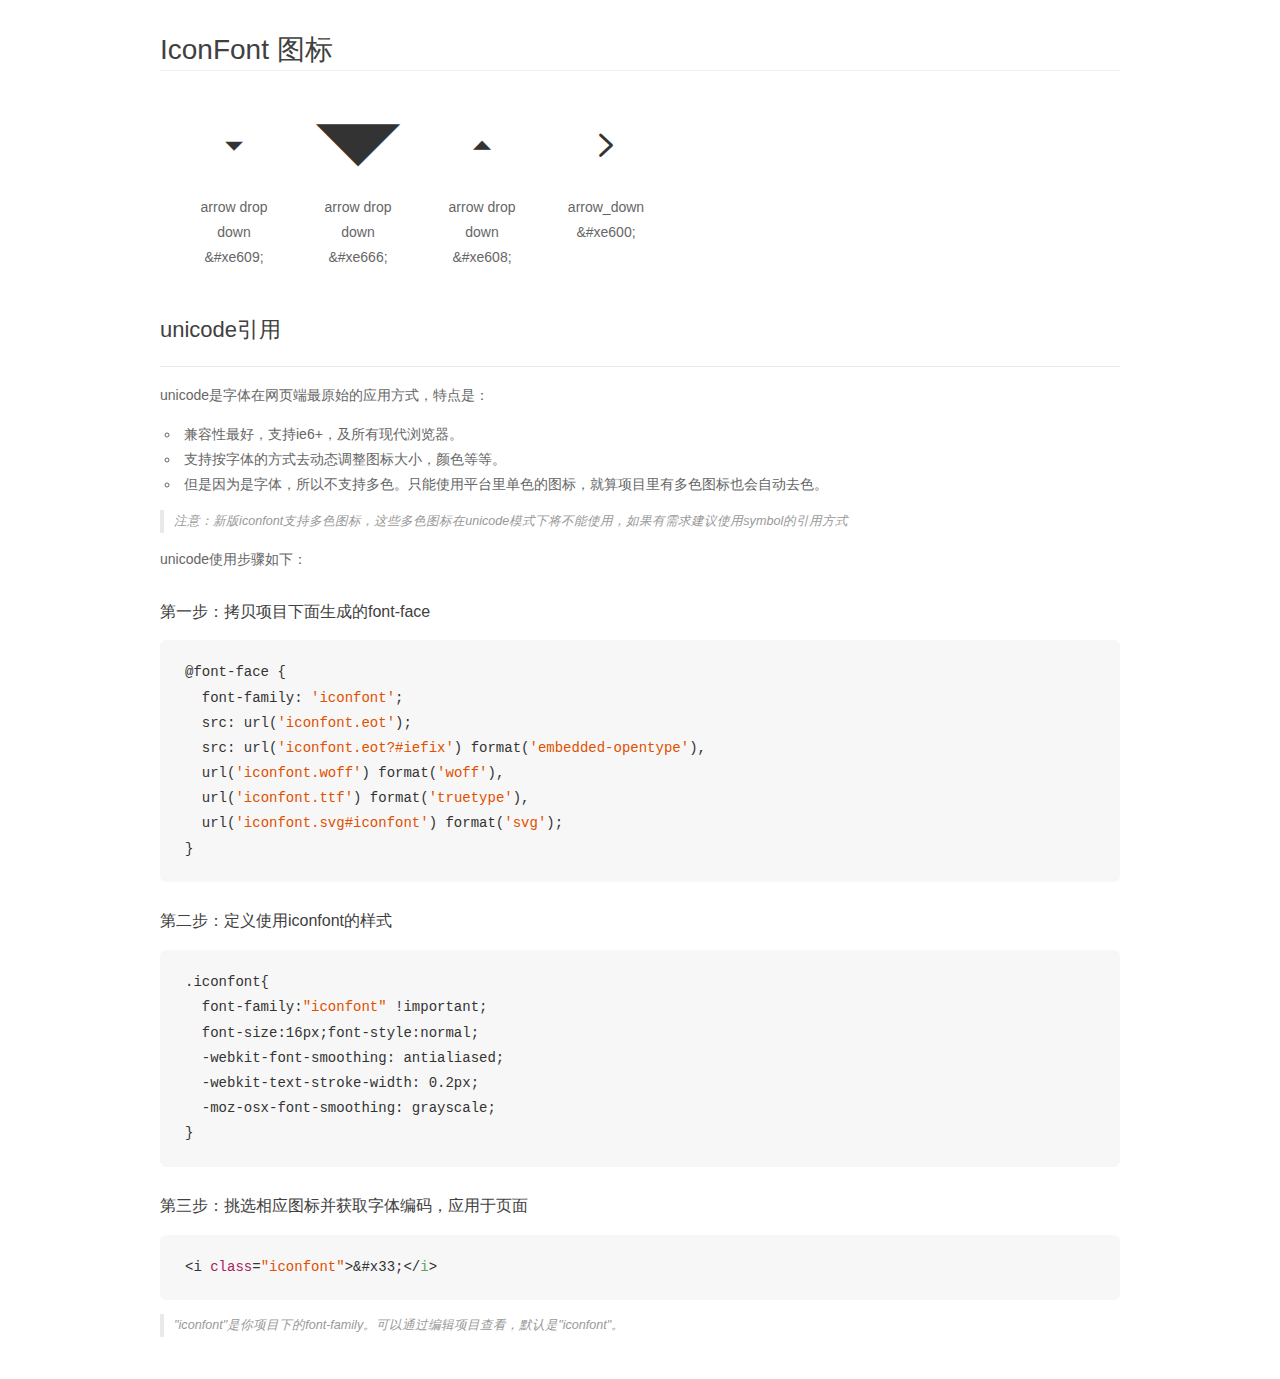
<file: biaoJia/icon_font/demo_unicode.html>
<!DOCTYPE html>
<html>
<head>
    <meta charset="utf-8"/>
    <title>IconFont</title>
    <link rel="stylesheet" href="demo.css">

    <style type="text/css">

        @font-face {font-family: "iconfont";
          src: url('iconfont.eot'); /* IE9*/
          src: url('iconfont.eot#iefix') format('embedded-opentype'), /* IE6-IE8 */
          url('iconfont.woff') format('woff'), /* chrome, firefox */
          url('iconfont.ttf') format('truetype'), /* chrome, firefox, opera, Safari, Android, iOS 4.2+*/
          url('iconfont.svg#iconfont') format('svg'); /* iOS 4.1- */
        }

        .iconfont {
          font-family:"iconfont" !important;
          font-size:16px;
          font-style:normal;
          -webkit-font-smoothing: antialiased;
          -webkit-text-stroke-width: 0.2px;
          -moz-osx-font-smoothing: grayscale;
        }

    </style>
</head>
<body>
    <div class="main markdown">
        <h1>IconFont 图标</h1>
        <ul class="icon_lists clear">
            
                <li>
                <i class="icon iconfont">&#xe609;</i>
                    <div class="name">arrow drop down</div>
                    <div class="code">&amp;#xe609;</div>
                </li>
            
                <li>
                <i class="icon iconfont">&#xe666;</i>
                    <div class="name">arrow drop down</div>
                    <div class="code">&amp;#xe666;</div>
                </li>
            
                <li>
                <i class="icon iconfont">&#xe608;</i>
                    <div class="name">arrow drop down</div>
                    <div class="code">&amp;#xe608;</div>
                </li>
            
                <li>
                <i class="icon iconfont">&#xe600;</i>
                    <div class="name">arrow_down</div>
                    <div class="code">&amp;#xe600;</div>
                </li>
            
        </ul>
        <h2 id="unicode-">unicode引用</h2>
        <hr>

        <p>unicode是字体在网页端最原始的应用方式，特点是：</p>
        <ul>
        <li>兼容性最好，支持ie6+，及所有现代浏览器。</li>
        <li>支持按字体的方式去动态调整图标大小，颜色等等。</li>
        <li>但是因为是字体，所以不支持多色。只能使用平台里单色的图标，就算项目里有多色图标也会自动去色。</li>
        </ul>
        <blockquote>
        <p>注意：新版iconfont支持多色图标，这些多色图标在unicode模式下将不能使用，如果有需求建议使用symbol的引用方式</p>
        </blockquote>
        <p>unicode使用步骤如下：</p>
        <h3 id="-font-face">第一步：拷贝项目下面生成的font-face</h3>
        <pre><code class="lang-js hljs javascript">@font-face {
  font-family: <span class="hljs-string">'iconfont'</span>;
  src: url(<span class="hljs-string">'iconfont.eot'</span>);
  src: url(<span class="hljs-string">'iconfont.eot?#iefix'</span>) format(<span class="hljs-string">'embedded-opentype'</span>),
  url(<span class="hljs-string">'iconfont.woff'</span>) format(<span class="hljs-string">'woff'</span>),
  url(<span class="hljs-string">'iconfont.ttf'</span>) format(<span class="hljs-string">'truetype'</span>),
  url(<span class="hljs-string">'iconfont.svg#iconfont'</span>) format(<span class="hljs-string">'svg'</span>);
}
</code></pre>
        <h3 id="-iconfont-">第二步：定义使用iconfont的样式</h3>
        <pre><code class="lang-js hljs javascript">.iconfont{
  font-family:<span class="hljs-string">"iconfont"</span> !important;
  font-size:<span class="hljs-number">16</span>px;font-style:normal;
  -webkit-font-smoothing: antialiased;
  -webkit-text-stroke-width: <span class="hljs-number">0.2</span>px;
  -moz-osx-font-smoothing: grayscale;
}
</code></pre>
        <h3 id="-">第三步：挑选相应图标并获取字体编码，应用于页面</h3>
        <pre><code class="lang-js hljs javascript">&lt;i <span class="hljs-class"><span class="hljs-keyword">class</span></span>=<span class="hljs-string">"iconfont"</span>&gt;&amp;#x33;<span class="xml"><span class="hljs-tag">&lt;/<span class="hljs-name">i</span>&gt;</span></span></code></pre>

        <blockquote>
        <p>"iconfont"是你项目下的font-family。可以通过编辑项目查看，默认是"iconfont"。</p>
        </blockquote>
    </div>


</body>
</html>
</file>
<file: biaoJia/css/index.css>
@charset "utf-8";



.wrapper{
	width: auto;
	height: auto;
}

.wrapper .toolbar{
	position: fixed;
	z-index: 999999;
	width: 45px;
	height: 100%;
	right: 0;
	top: 0;
}
.toolbar .please_login{
	text-align: center;
    width: 45px;
    position: absolute;
    z-index: 1;
    top: 30%;
    background: #333333;
    margin-top: -75px;
    cursor: pointer;
}
.toolbar .please_login>a{
	display: block;
    width: 45px;
    color: #fff;
    text-decoration: none;
}
.avatar{
	width: 30px;
    height: 30px;
    padding: 1px;
    border-radius: 15px;
}
.avatar>img{
	width: 30px;
    height: 30px;
    border-radius: 15px;
    margin-top: 5px;
    margin-left: 8px;
}
.please_login p{
	color: #FFF;
    margin-bottom: 5px;
    margin-top: 5px;
    height: 18px;
    line-height: 18px;
    overflow: hidden;
}
.toolbar .tools{
	position: absolute;
    z-index: 1;
    top: 30%;
    margin-top: -15px;
}
.toolbar .tools>li{
	height: 60px;
    background: #333333;
    margin-top: 10px;
}
.toolbar .tools>li>a{
	font: 12px/20px Arial, "microsoft yahei";
    color: #fff!important;
    text-decoration: none;
    text-align: center;
    display: block;
    width: 45px;
    height: 60px;
    position: relative;
    z-index: 1;
}
.toolbar .tools>li>a>div{
	color: #fff;
}
.side_cart{
	height: 60px;
}
.toolbar .tools>li>a>img{
	width: 30px;
	height: 30px;
	margin-top: 5px;
	vertical-align: middle;
}




.wrapper header{
	height: 30px;
	width: auto;
	background: #333;
}
.wrapper header .header_inner{
	width: 1200px;
	height: 30px;
	margin:0 auto;
}
.wrapper header .header_inner>div{
	float:left;
}
.wrapper header .header_inner .favorite{
	line-height: 30px;
	height: 30px;
	width: 80px;
}
.wrapper header .header_inner .favorite .favorite_a .spin{
	transition: all 0.4s ease;
	vertical-align: middle;
}
.wrapper header .header_inner .favorite .favorite_a:hover .spin{
	transform: rotate(360deg);
	transform-origin: center;
}
.wrapper header .header_inner .favorite .favorite_a{
	color: white;	
}
.wrapper header .header_inner .favorite .favorite_a:hover{
	text-decoration: underline;
}

.wrapper header .header_inner .user_entry{
	height: 30px;
	line-height: 30px;
	color: white;
}
.wrapper header .header_inner .user_entry a{
	color: #f00;
}
.wrapper header .header_inner .user_entry a:hover{
	text-decoration: underline;
}
.wrapper header .header_inner .user_entry .now{
	color: white;
}

.wrapper header .header_inner .quick_menu{
	float: right;
	height: 30px;
	line-height: 30px;
}
.wrapper header .header_inner .quick_menu>ul{
		
}
.wrapper header .header_inner .quick_menu>ul>li{
	float: left;
	width: 80px;
	height: 30px;
	line-height: 30px;
	text-align: center;
	position: relative;
}
.wrapper header .header_inner .quick_menu>ul>li>i{
	display: inline-block;
	background: url(../img/top_bg.png) no-repeat 0 0;
	vertical-align: middle;
	width: 6px;
	height: 3px;
	margin-left: 6px;
	transition: all 0.2s ease-in;
}
.wrapper header .header_inner .quick_menu>ul>li>a{
	color: white;
}
.wrapper header .header_inner .quick_menu>ul>li>ul{
	display: none;
	width: 80px;
	position: absolute;
	top: 30px;
	left: 0;
	background: #333;
	z-index: 10000;
}
.wrapper header .header_inner .quick_menu>ul>li>ul>li{
	line-height: 30px;
	height: 30px;
	width: 80px;
}
.wrapper header .header_inner .quick_menu>ul>li>ul>li:hover{
	background: #ccc;
}
.wrapper header .header_inner .quick_menu>ul>li>ul>li:hover a{
	color: #f00;
}
.wrapper header .header_inner .quick_menu>ul>li>ul>li>a{
	color: white;
}

.wrapper .wrapper_nav{
	width: auto;
	height: 100px;
	background: white;
	margin:0 auto;
}
.wrapper .nav{
	width: 1200px;
	height: 100px;
	margin:0 auto;
}
.wrapper .nav .logo{
	margin-top: 15px;
	margin-left: 0;
	width: 170px;
	height: 69px;
	cursor: pointer;
	background: url(../img/05191349003636269.png) no-repeat center left;
	float: left;
}
.wrapper .nav .logo>span{
	display: none;
}
.wrapper .nav .nav_menu{
	height: 100px;	
	float: left;
}
.wrapper .nav .nav_menu>li{
	line-height: 100px;
	height: 100px;
	float: left;
}
.wrapper .nav .nav_menu>li>a{
	font-size: 14px;
	padding:10px 20px;
}
.wrapper .nav .nav_menu>li>a:hover{
	color: #f00;
	text-decoration: underline;
}
.wrapper .nav .search_wrapper{
	width: 460px;
	height: 40px;
	border:2px solid #333;
	float: right;
	margin-top: 20px;
}
.wrapper .nav .search_wrapper .search_inner .cate{
	width: 80px;
	height: 40px;
	float: left;
}
.wrapper .nav .search_wrapper .search_inner .cate #cate_inner{
	width: 50px;
	height: 40px;
	line-height: 40px;
	text-align: center;
	float: left;
	position: relative;
	cursor: pointer;
}
.wrapper .nav .search_wrapper .search_inner .cate #cate_inner .cate_ul{
	display: none;
	width: 60px;
	background: #333;
	position: absolute;
	top: 42px;
	left: -2px;
	z-index: 999;
}
.wrapper .nav .search_wrapper .search_inner .cate #cate_inner .cate_ul>li{
	width: 60px;
	height: 40px;
	line-height: 40px;
}
.wrapper .nav .search_wrapper .search_inner .cate #cate_inner .cate_ul>li>a{
	display: inline-block;
	width: 60px;
	height: 40px;
	line-height: 40px;
	color: white;
}
.wrapper .nav .search_wrapper .search_inner .cate #cate_inner .cate_ul>li>a:hover{
	color: #f00;
}

.wrapper .nav .search_wrapper .search_inner .cate .cate_slide{
	width: 26px;
	height: 40px;
	background: url(../img/search_bg.png) no-repeat center right;
	float: left;
}
.wrapper .nav .search_wrapper .search_inner #keyword{
	border: none;
	height: 24px;
	width: 60%;
	color: #555;
	font-size: 12px;
	line-height: 24px;
	float: left;
	padding:8px 0;
}
.wrapper .nav .search_wrapper .search_inner #btn{
	border: none;
	width: 80px;
	height: 40px;
	float: right;
	color: white;
	background: #333;
	font-weight: 600;
	cursor: pointer;
}

.wrapper .wrapper_banner{
	margin:0 auto;
	height: 481px;
	width: 100%;
	margin-top: 39px;
	overflow: hidden;
}
.wrapper .wrapper_banner .banner_inner{
	height: 481px;
	width: 1900px;
	margin:0 auto;
}
.wrapper .wrapper_banner .banner_inner .swiper-container{
	width: 1900px;
	height: 481px;
}
.wrapper .wrapper_banner .banner_inner .swiper-container .swiper-wrapper .swiper-slide{
	width: 1900px;
	position: relative;
}
.wrapper .wrapper_banner .banner_inner .swiper-container .swiper-wrapper .swiper-slide img{
	display: inline-block;
	position: absolute;
	top: 0;
	left: -335px;
}

.wrapper .category_layout{
	width: 100%;
	height: auto;
    position: absolute;
    z-index: 99;
    clear: both;
    left: 0;
    top: 130px;
}
.wrapper .category_layout .category_wrapper{
	width: 1200px;
	height: auto;
	margin: auto;
}
.category_layout .category_wrapper .category_title{
	border-color: rgba(50,155,241,1);
    width: 210px;
    height: 39px;
  /*  float: left;*/
    box-shadow: 1px 1px 5px rgba(55, 55, 55, 0.5);
}
.category_title .inner_title{
	line-height: 26px;
    height: 28px;
    background-color: #da1212!important;
    padding-top: 6px;
    padding-right: 10px;
    padding-bottom: 6px;
    padding-left: 10px;
}
.inner_title>a{
	font-size: 16px;
    font-weight: normal;
    color: #FFF!important;
    text-shadow: 0px 1px 1px rgba(0, 0, 0, 0.5);
    float: left;
    margin-left: 4px;	
}
.arrow{
	font-size: 0px;
    line-height: 0;
    width: 0px;
    height: 0px;
    float: right;
    margin: 8px 4px 0 0;
    border-width: 5px;
    border-color: #FFF transparent transparent transparent;
    border-style: solid dashed dashed dashed;
}
.category_content{
	background: rgba(0, 0, 0, 0.1);
    width: 210px;
    padding: 0 1px 1px;
    margin-left: -1px;
    z-index: 1000;	
}
.category_content .category_menu{
	background-color: #FFF;
    box-shadow: 1px 1px 5px rgba(55, 55, 55, 0.5);
    padding-bottom: 2px;
    opacity: 0.9;
}
.category_menu>li{
	width: 210px;
    height: 59px;
    border-top: solid 1px #FFF;
  	position: relative;
    z-index: 1;
    zoom: 1;
}
.things{
	border-style: solid;
    border-width: 1px 0 1px 4px;
    border-color: transparent;
    display: block;
    width: 178px;
    height: 35px;
    padding: 12px 15px;
    position: absolute;
    z-index: 1;
    top: -1px;
    left: -1px;
    opacity: 0.9;
}
.things>h4{
	font-weight: 600;
    line-height: 16px;
    color: #333;
    height: 16px;
    float: left;
}
.things>h4>a{
	color: #151515;
}
.things .up_clear{
	line-height: 16px;
    width: 168px;
    height: 16px;
    float: left;
    clear: both;
    margin-top: 4px;
    overflow: hidden;
}
.things .arrow_2{
	background: url(../img/top_bg.png) no-repeat -150px -10px;
    width: 5px;
    height: 9px;
    float: right;
}
.subcategory{
	display: none;
	position: relative;
	height: 235px;
	top: 0;
	background-color: white;
    width: 760px;
    padding: 0 7px;
    border: solid 1px rgba(50,155,241,1);
    z-index: 1;
    left: 210px;
    height: 460px !important;
    overflow: hidden;
    padding-bottom: 10px;
    padding-top: 10px;
}
.subcategory .sub_left{
	float: left;
    width: 550px;
    height: 460px !important;
    overflow: hidden !important;
}
.sub_left .cate_brick{
	width: 550px;
    margin: 8px;
    float: left;
}
.sub_left .cate_brick>dt{
	line-height: 24px;
    border-bottom: solid 1px #ccc;	
}
.sub_left .cate_brick>dt>h3{
	
    color: #333;
}
.sub_left .cate_brick>dt>h3>a{
	color: rgba(50,155,241,1);
	font-weight: bold;
    font-size: 14px;
}
.subcategory .sub_right{
	width: 180px;
    float: right;
}
.sub_right>ul{
	width: 180px;
	height: auto;
}
.sub_right>ul>li{
	height: 80px !important;
    width: 180px !important;
    margin-bottom: 10px;
    margin-top: 10px;
    border-top: solid 1px #FFF;
    position: relative;
    z-index: 1;
    zoom: 1;
}
.sub_right>ul>li>a>img{
	max-width: 180px !important;
    max-height: 80px !important;
}





.wrapper .wrapper_sale{
	margin-top: 15px;
	width: auto;
	height: 408px;
}
.wrapper .wrapper_sale .sale_inner{
	margin:0 auto;
	width: 1200px;
	height: 408px;
}
.wrapper .wrapper_sale .sale_inner .sale_nav{
	width: 1200px;
	height: 40px;
	border-bottom: 2px solid #f0f0f0;
}
.wrapper .wrapper_sale .sale_inner .sale_nav>li{
	float: left;
	width: 20%;
	height: 40px;
	cursor: pointer;
	text-align: center;
	position: relative;
}
.wrapper .wrapper_sale .sale_inner .sale_nav>li>h3{
	font-size: 16px;
	line-height: 38px;
	color: #666;
}
.icon-arrow-up{
	display: none;
	position: absolute;
	bottom:-11px;
	left:108px;
	font-size: 24px!important;
	color: #D93600;
}
.selected{
	color: #D93600;
	border-bottom: 2px solid #D93600;
}

.wrapper .wrapper_sale .sale_inner .sale_panel{
	width: 1200px;
	height: 365px;
}
.wrapper_sale .sale_inner .sale_panel>ul{
	width: 1200px;
	height: 365px;
	background: white;
}
.wrapper_sale .sale_inner .sale_panel>ul>li{
	float: left;
	width: 279px;
	height: 350px;
	padding-top: 15px;
	margin:0 10px;
	border-left: 1px dotted #f0f0f0;
}
.sale_inner .sale_panel>ul>li>dl{
	width: 260px;
	height:auto;
	margin:0 auto;
}
.sale_inner .sale_panel>ul>li>dl>dt{
	width: 260px;
	height: 260px;
}
.sale_panel>ul>li>dl>dt>a{
	display: table-cell;
	width: 260px;
	height: 260px;
	vertical-align: middle;
	text-align: center;
}
.sale_panel>ul>li>dl>dt>a>img{
	max-width: 260px;
	max-height: 260px;
	vertical-align: middle;
	text-align: center;
}
.sale_panel>ul>li>dl .goods_name{
	width: 270px;
	height: 32px;
	line-height: 16px;
	font-size: 14px;
	text-align: center;
	font-family: Tahoma, Geneva, sans-serif;
}
.sale_panel>ul>li>dl .goods_price{
	line-height: 20px;
	color: #999;
}
.goods_price>em{
	font-size: 14px;
	vertical-align: middle;
	font-weight: 600;
	color: #c00;
	font-style: normal;
}

.wrapper .wrapper_ad{
	margin:0 auto;
	width: 1200px;
	height: 420px;
	margin-top: 15px;
}
.wrapper .wrapper_ad .ad_banner{
	border-bottom: 2px solid #000;
    font-size: 24px;
    padding-top: 20px;
    margin-bottom: 20px;
    padding-bottom: 20px;
    color: #222222;
    position: relative;
    font-weight: 600;
}
.ad_banner>span{
	width: 60px;
    position: absolute;
    right: 0;
    bottom: 14px;
}

.wrapper .wrapper_ad .ad_inner{
	width: 1200px;
	height: auto;
}
.wrapper .wrapper_ad .ad_inner .ad_item{
	overflow: hidden;
	position: relative;
	float: left;
    background-color: #fff;
    border: 2px solid #fff;
    width: 290px;
    height: 100%;
    margin-right: 8px;
}
#clear{
	margin-right: 0px;
}

.floor_1f{
	width: 1200px;
	height: 672px;
	margin:0 auto;
	margin-bottom: 30px;
}
.floor_title{
	position: relative;
	padding-bottom: 10px;
	padding-top: 15px;
	margin-bottom: 15px;
}
.floor_title>h1{
	font-size: 24px;
	color: #79796A;
}
.floor_title>h1>b{
	color: #79796A;
}
.floor_box{
	width: 1200px;
	height: 605px;
}
.floor_box .box_left{
	float: left;
}
.floor_box .box_left>img{
	width: 330px;
	height: 605px;
}
.floor_box .box_right{
	float: right;
	width: 860px;
	height: 605px;
}
.floor_box .box_right>ul{
	width: auto;
	height: auto;
}
.floor_box .box_right>ul>li{
	float: left;
	width: 244px;
	padding: 15px;
	margin: 0px 5px 10px 5px;
    background-color: #fff;
}
.box_right>ul>li .item_pic{
	width: 244px;
	height: 200px;
	text-align: center;
}
.box_right>ul>li .item_pic>img{
	width: 200px;
	height: 200px;
}
.box_right>ul>li .item_intro{
	padding-bottom: 10px;
    padding-top: 10px;
}
.box_right>ul>li .item_name{
	font-size: 14px;
    text-align: center;
    height: 19px;
    padding: 0px 5px;
    overflow: hidden;
}
.box_right>ul>li:hover .item_name{
	color: #F00;
}
.box_right>ul>li .item_price{
	color: #F00;
    text-align: center;
    margin-top: 10px;
    font-size: 14px;
}


footer{
	width: 100%;
	height: auto;
	border-top: solid 1px #DFDFDF;
}
footer .faq{
	margin:0 auto;
	width: 1200px;
	height: 60px;
	margin-top: 20px;
	border-bottom: 1px solid #c5c5c5;
	overflow: hidden;
}
footer .faq>ul{
	width: 1200px;
	height: 50px;
	padding-bottom: 10px;
}
footer .faq>ul>li{
	float: left;
	width: 280px;
	height: 50px;
	margin:0 10px;
	font-size: 12px;
    vertical-align: top;
}
.faq_icon{
	float: left;
	width: 50px;
	height: 50px;
}
.faq>ul>li>img{
	width: 50px;
	height: 50px;
}
.faq>ul>li>dl{
	float: right;
	width: 220px;
	height: 50px;
}
.faq>ul>li>dl>dt{
	font: 16px/20px "microsoft yahei";
    color: #0F0F0F;
    margin: 5px 0;
}
.faq>ul>li>dl>dd{
	color: #181818; 
	font: 12px/20px "microsoft yahei";
    white-space: nowrap;
    text-overflow: ellipsis;
    display: block;
    clear: both;
    overflow: hidden;
}

footer .foot_bottom{
	width: 1200px;
	margin:0 auto;
}
footer .details{
	width: 1200px;
	height: auto;	
}
.details>ul{
	width: 980px;
	float: left;
	white-space: nowrap;
    padding: 0 0 20px 0;
    margin-left: -1%;
}
.details>ul>li{
	float: left;
	font-size: 12px;
    width: 16%;
}
footer .details>ul>li>dl{
	display: block;
    width: 90%;
    margin: 0 auto;
}
.details>ul>li>dl>dt{
	font: 16px/20px "microsoft yahei";
    color: #0F0F0F;
    padding: 10px 5px;
    margin: 5px 0;
}
.details>ul>li>dl>dd{
	font: 12px/20px "microsoft yahei";
    white-space: nowrap;
    text-overflow: ellipsis;
    display: block;
    clear: both;
    padding: 2px 5px;
    overflow: hidden;
}
.details>ul>li>dl>dd>i{
	font-size: 0;
    line-height: 0;
    background: url(../img/top_bg.png) no-repeat -80px -10px;
    vertical-align: middle;
    display: inline-block;
    width: 3px;
    height: 3px;
    margin-right: 5px;
}
.details>ul>li>dl>dd>a{
	color: #0F0F0F;
}

.foot-contact{
	width: 200px;
    float: right;
    margin-top: 30px;
}
.foot-contact>h1{
	font-size: 24px;
    margin-bottom: 10px;
}
.foot-contact>p{
	font-size: 16px;
    margin-bottom: 10px;
    line-height: 20px;
}
.foot-contact>h2{
	padding: 5px;
    border: 2px solid #da1212;
    color: #da1212;
    font-weight: bold;
}
.foot-kf{
	display: inline-block;
    width: 23px;
    height: 20px;
    background: url(../img/foot-kf.png) no-repeat;
    background-position: center center;
    float: left;
}
#footer{
	width: 1200px;
	font-size: 12px;
    background-color: #f5f5f5;
    color: #0F0F0F;
    text-align: center;
    margin: 0 auto;
    padding-bottom: 10px;
    overflow: hidden;
}
#footer>p{
	color: #0F0F0F;
    word-spacing: 5px;
    padding: 10px 0;
}
#footer>a{
	color: #0F0F0F;
}
#footer>p>a{
	color: #0F0F0F;
}
</file>
<file: biaoJia/css/base.css>
@charset "utf-8";
html,body,h1,h2,h3,h4,h5,h6,dl,dt,dd,ul,ol,li,th,td,p,form,fieldset,legend,input,button,textarea{margin:0;padding:0;}

ul li{list-style: none;}

a{text-decoration: none;color: #666;}

a:hover{color: #E4393C;text-decoration: underline;}

img,fieldset{border: none;}

input{outline: none;}

body{
	background: #f6f6f6;
}

body, div, a, i, h1, h2, h3, h4, p, span, ul, li {
    font-family: "微软雅黑";
    font-size: 12px;
    font-style: normal;
    font-weight: normal;
    color: #555;
}

body .fl{
	float: left!important;
}

.w50{
	width: 50px!important;
}

.vm{
	vertical-align: middle;
}

.ml5{
	margin-left: 5px;
}

.ml10{
	margin-left: 10px;
}

#dark{
	background: #ebebeb;
}
.hover{
	border-color:rgba(50,155,241,1) transparent rgba(50,155,241,1) rgba(50,155,241,1)!important;
	z-index: 999999999!important;
	background: white!important;
}
.active{
	background: #E4393C!important;
}
</file>
<file: biaoJia/icon_font/iconfont.css>
@font-face {font-family: "iconfont";
  src: url('iconfont.eot?t=1506483060239'); /* IE9*/
  src: url('iconfont.eot?t=1506483060239#iefix') format('embedded-opentype'), /* IE6-IE8 */
  url('[data-uri]') format('woff'),
  url('iconfont.ttf?t=1506483060239') format('truetype'), /* chrome, firefox, opera, Safari, Android, iOS 4.2+*/
  url('iconfont.svg?t=1506483060239#iconfont') format('svg'); /* iOS 4.1- */
}

.iconfont {
  font-family:"iconfont" !important;
  font-size:16px;
  font-style:normal;
  -webkit-font-smoothing: antialiased;
  -moz-osx-font-smoothing: grayscale;
}

.icon-arrowdropdown1:before { content: "\e609"; }

.icon-arrowdropdown:before { content: "\e666"; }

.icon-arrow-up:before { content: "\e608"; }

.icon-page-right:before { content: "\e600"; }
</file>
<file: biaoJia/icon_font/demo.css>
*{margin: 0;padding: 0;list-style: none;}
/*
KISSY CSS Reset
理念：1. reset 的目的不是清除浏览器的默认样式，这仅是部分工作。清除和重置是紧密不可分的。
2. reset 的目的不是让默认样式在所有浏览器下一致，而是减少默认样式有可能带来的问题。
3. reset 期望提供一套普适通用的基础样式。但没有银弹，推荐根据具体需求，裁剪和修改后再使用。
特色：1. 适应中文；2. 基于最新主流浏览器。
维护：玉伯<lifesinger@gmail.com>, 正淳<ragecarrier@gmail.com>
 */

/** 清除内外边距 **/
body, h1, h2, h3, h4, h5, h6, hr, p, blockquote, /* structural elements 结构元素 */
dl, dt, dd, ul, ol, li, /* list elements 列表元素 */
pre, /* text formatting elements 文本格式元素 */
form, fieldset, legend, button, input, textarea, /* form elements 表单元素 */
th, td /* table elements 表格元素 */ {
  margin: 0;
  padding: 0;
}

/** 设置默认字体 **/
body,
button, input, select, textarea /* for ie */ {
  font: 12px/1.5 tahoma, arial, \5b8b\4f53, sans-serif;
}
h1, h2, h3, h4, h5, h6 { font-size: 100%; }
address, cite, dfn, em, var { font-style: normal; } /* 将斜体扶正 */
code, kbd, pre, samp { font-family: courier new, courier, monospace; } /* 统一等宽字体 */
small { font-size: 12px; } /* 小于 12px 的中文很难阅读，让 small 正常化 */

/** 重置列表元素 **/
ul, ol { list-style: none; }

/** 重置文本格式元素 **/
a { text-decoration: none; }
a:hover { text-decoration: underline; }


/** 重置表单元素 **/
legend { color: #000; } /* for ie6 */
fieldset, img { border: 0; } /* img 搭车：让链接里的 img 无边框 */
button, input, select, textarea { font-size: 100%; } /* 使得表单元素在 ie 下能继承字体大小 */
/* 注：optgroup 无法扶正 */

/** 重置表格元素 **/
table { border-collapse: collapse; border-spacing: 0; }

/* 清除浮动 */
.ks-clear:after, .clear:after {
  content: '\20';
  display: block;
  height: 0;
  clear: both;
}
.ks-clear, .clear {
  *zoom: 1;
}

.main {
  padding: 30px 100px;
width: 960px;
margin: 0 auto;
}
.main h1{font-size:36px; color:#333; text-align:left;margin-bottom:30px; border-bottom: 1px solid #eee;}

.helps{margin-top:40px;}
.helps pre{
  padding:20px;
  margin:10px 0;
  border:solid 1px #e7e1cd;
  background-color: #fffdef;
  overflow: auto;
}

.icon_lists{
  width: 100% !important;

}

.icon_lists li{
  float:left;
  width: 100px;
  height:180px;
  text-align: center;
  list-style: none !important;
}
.icon_lists .icon{
  font-size: 42px;
  line-height: 100px;
  margin: 10px 0;
  color:#333;
  -webkit-transition: font-size 0.25s ease-out 0s;
  -moz-transition: font-size 0.25s ease-out 0s;
  transition: font-size 0.25s ease-out 0s;

}
.icon_lists .icon:hover{
  font-size: 100px;
}



.markdown {
  color: #666;
  font-size: 14px;
  line-height: 1.8;
}

.highlight {
  line-height: 1.5;
}

.markdown img {
  vertical-align: middle;
  max-width: 100%;
}

.markdown h1 {
  color: #404040;
  font-weight: 500;
  line-height: 40px;
  margin-bottom: 24px;
}

.markdown h2,
.markdown h3,
.markdown h4,
.markdown h5,
.markdown h6 {
  color: #404040;
  margin: 1.6em 0 0.6em 0;
  font-weight: 500;
  clear: both;
}

.markdown h1 {
  font-size: 28px;
}

.markdown h2 {
  font-size: 22px;
}

.markdown h3 {
  font-size: 16px;
}

.markdown h4 {
  font-size: 14px;
}

.markdown h5 {
  font-size: 12px;
}

.markdown h6 {
  font-size: 12px;
}

.markdown hr {
  height: 1px;
  border: 0;
  background: #e9e9e9;
  margin: 16px 0;
  clear: both;
}

.markdown p,
.markdown pre {
  margin: 1em 0;
}

.markdown > p,
.markdown > blockquote,
.markdown > .highlight,
.markdown > ol,
.markdown > ul {
  width: 80%;
}

.markdown ul > li {
  list-style: circle;
}

.markdown > ul li,
.markdown blockquote ul > li {
  margin-left: 20px;
  padding-left: 4px;
}

.markdown > ul li p,
.markdown > ol li p {
  margin: 0.6em 0;
}

.markdown ol > li {
  list-style: decimal;
}

.markdown > ol li,
.markdown blockquote ol > li {
  margin-left: 20px;
  padding-left: 4px;
}

.markdown code {
  margin: 0 3px;
  padding: 0 5px;
  background: #eee;
  border-radius: 3px;
}

.markdown pre {
  border-radius: 6px;
  background: #f7f7f7;
  padding: 20px;
}

.markdown pre code {
  border: none;
  background: #f7f7f7;
  margin: 0;
}

.markdown strong,
.markdown b {
  font-weight: 600;
}

.markdown > table {
  border-collapse: collapse;
  border-spacing: 0px;
  empty-cells: show;
  border: 1px solid #e9e9e9;
  width: 95%;
  margin-bottom: 24px;
}

.markdown > table th {
  white-space: nowrap;
  color: #333;
  font-weight: 600;

}

.markdown > table th,
.markdown > table td {
  border: 1px solid #e9e9e9;
  padding: 8px 16px;
  text-align: left;
}

.markdown > table th {
  background: #F7F7F7;
}

.markdown blockquote {
  font-size: 90%;
  color: #999;
  border-left: 4px solid #e9e9e9;
  padding-left: 0.8em;
  margin: 1em 0;
  font-style: italic;
}

.markdown blockquote p {
  margin: 0;
}

.markdown .anchor {
  opacity: 0;
  transition: opacity 0.3s ease;
  margin-left: 8px;
}

.markdown .waiting {
  color: #ccc;
}

.markdown h1:hover .anchor,
.markdown h2:hover .anchor,
.markdown h3:hover .anchor,
.markdown h4:hover .anchor,
.markdown h5:hover .anchor,
.markdown h6:hover .anchor {
  opacity: 1;
  display: inline-block;
}

.markdown > br,
.markdown > p > br {
  clear: both;
}


.hljs {
  display: block;
  background: white;
  padding: 0.5em;
  color: #333333;
  overflow-x: auto;
}

.hljs-comment,
.hljs-meta {
  color: #969896;
}

.hljs-string,
.hljs-variable,
.hljs-template-variable,
.hljs-strong,
.hljs-emphasis,
.hljs-quote {
  color: #df5000;
}

.hljs-keyword,
.hljs-selector-tag,
.hljs-type {
  color: #a71d5d;
}

.hljs-literal,
.hljs-symbol,
.hljs-bullet,
.hljs-attribute {
  color: #0086b3;
}

.hljs-section,
.hljs-name {
  color: #63a35c;
}

.hljs-tag {
  color: #333333;
}

.hljs-title,
.hljs-attr,
.hljs-selector-id,
.hljs-selector-class,
.hljs-selector-attr,
.hljs-selector-pseudo {
  color: #795da3;
}

.hljs-addition {
  color: #55a532;
  background-color: #eaffea;
}

.hljs-deletion {
  color: #bd2c00;
  background-color: #ffecec;
}

.hljs-link {
  text-decoration: underline;
}

pre{
  background: #fff;
}
</file>
